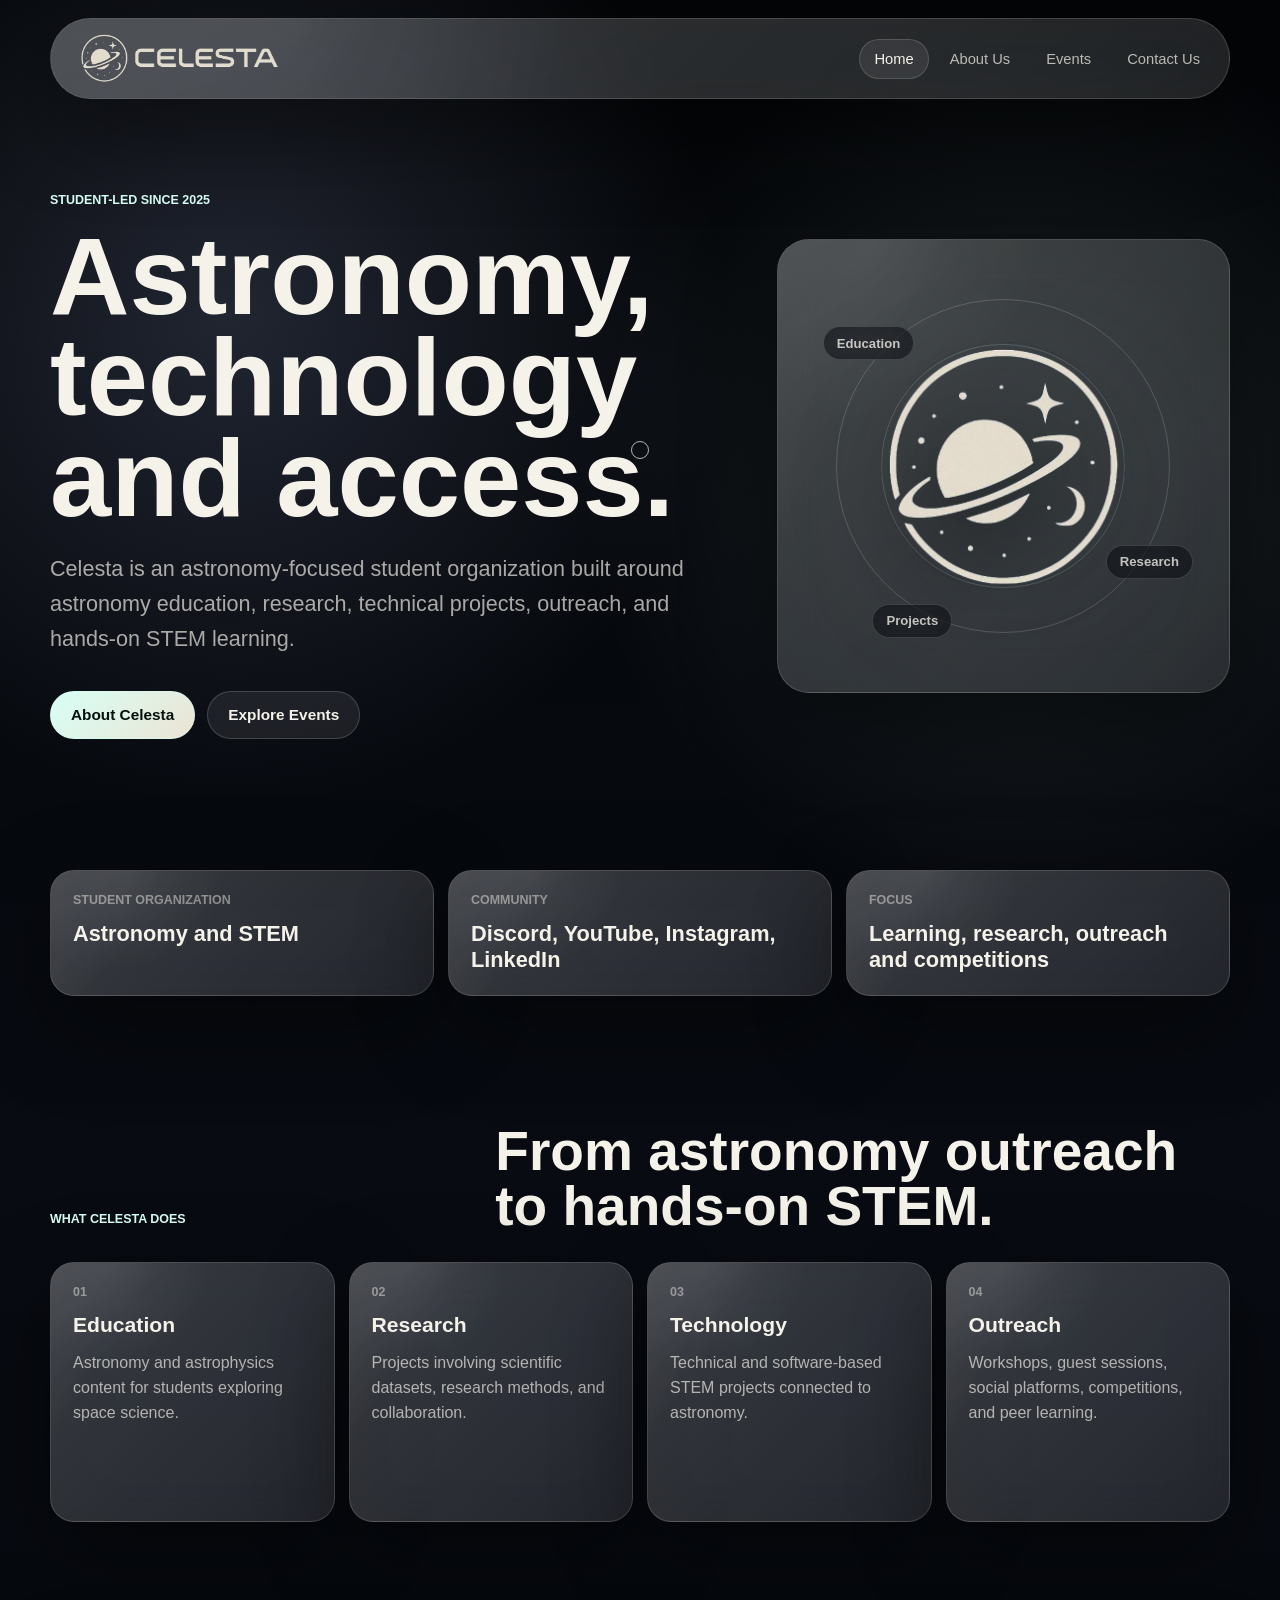
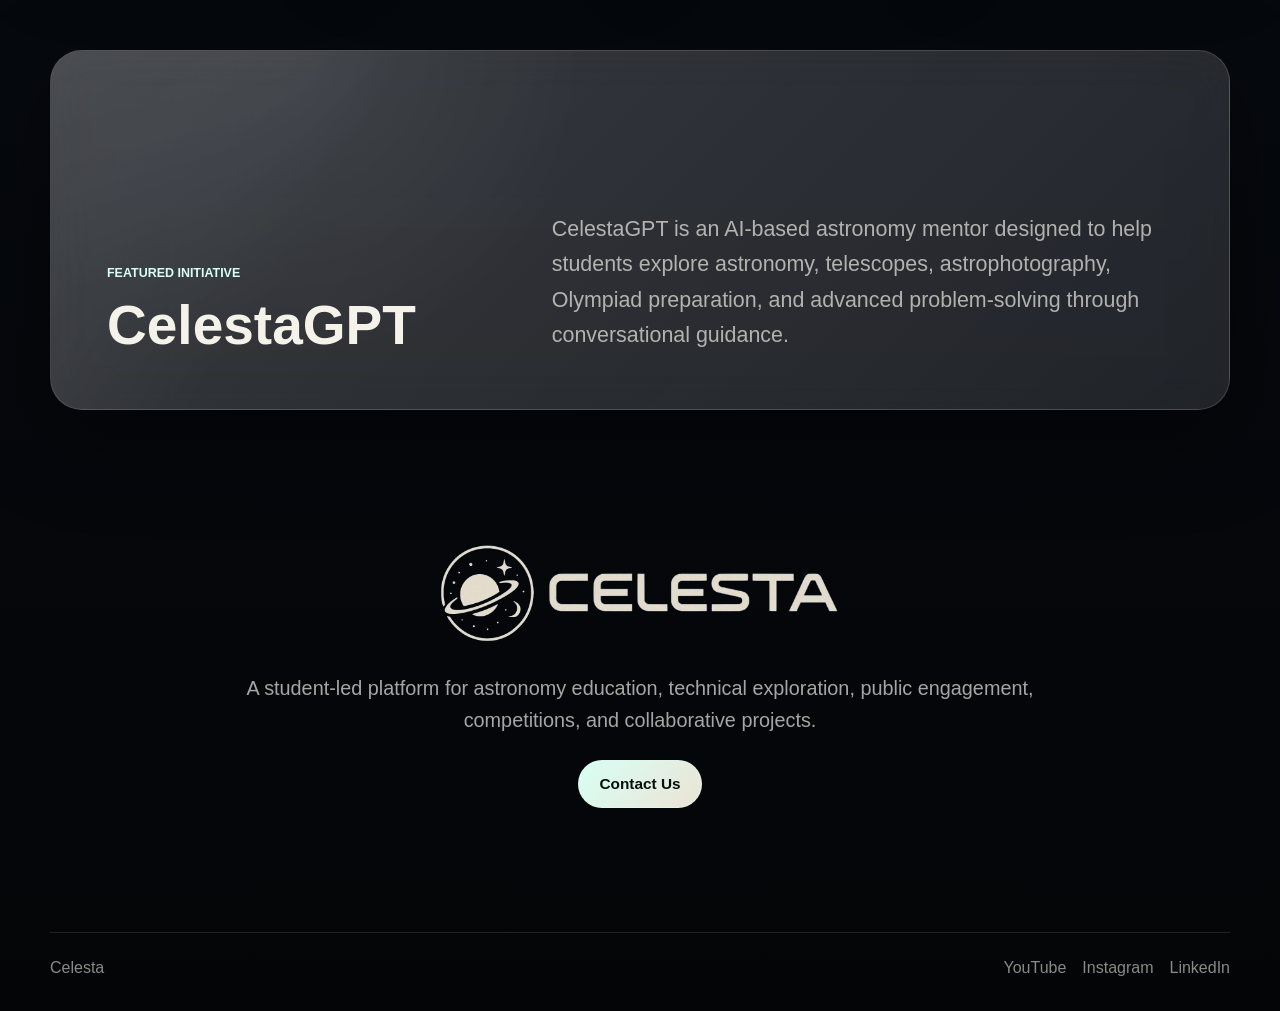
<file: index.html>
<!doctype html>
<html lang="en">
  <head>
    <meta charset="utf-8">
    <meta name="viewport" content="width=device-width, initial-scale=1">
    <meta
      name="description"
      content="Celesta is an astronomy-focused student organization built around astronomy education, research, technical projects, outreach, and hands-on STEM learning."
    >
    <title>Celesta | Astronomy, Technology and Access</title>
    <link rel="icon" type="image/png" href="assets/logo_transparent.png">
    <link rel="stylesheet" href="assets/css/site.css">
  </head>
  <body>
    <canvas class="starfield" id="starfield" aria-hidden="true"></canvas>
    <div class="cursor-orb" id="cursorOrb" aria-hidden="true"></div>

    <header class="site-header" data-glass>
      <a class="brand" href="index.html" aria-label="Celesta home">
        <img src="assets/bannerlogo_transparent.png" alt="Celesta">
      </a>

      <button class="nav-toggle" type="button" aria-label="Open navigation" aria-expanded="false">
        <span></span>
        <span></span>
      </button>

      <nav class="site-nav" aria-label="Main navigation">
        <a class="is-active" href="index.html">Home</a>
        <a href="about.html">About Us</a>
        <a href="events.html">Events</a>
        <a href="contact.html">Contact Us</a>
      </nav>
    </header>

    <main>
      <!-- EDITABLE CONTENT: Homepage hero -->
      <section class="hero section-shell">
        <div class="hero-copy">
          <p class="eyebrow">Student-led since 2025</p>
          <h1>Astronomy, technology and access.</h1>
          <p class="hero-text">
            Celesta is an astronomy-focused student organization built around astronomy education,
            research, technical projects, outreach, and hands-on STEM learning.
          </p>

          <div class="hero-actions" aria-label="Homepage actions">
            <a class="button button-primary" href="about.html">About Celesta</a>
            <a class="button button-secondary" href="events.html">Explore Events</a>
          </div>
        </div>

        <div class="hero-visual" aria-label="Celesta visual identity">
          <div class="orbit-panel" data-glass>
            <div class="orbit-ring orbit-ring-one"></div>
            <div class="orbit-ring orbit-ring-two"></div>
            <img src="assets/logo_transparent.png" alt="" aria-hidden="true">
            <span class="orbit-chip chip-one">Education</span>
            <span class="orbit-chip chip-two">Research</span>
            <span class="orbit-chip chip-three">Projects</span>
          </div>
        </div>
      </section>

      <!-- EDITABLE CONTENT: Quick identity strip -->
      <section class="signal-strip section-shell" aria-label="Celesta highlights">
        <div data-glass>
          <span>Student Organization</span>
          <strong>Astronomy and STEM</strong>
        </div>
        <div data-glass>
          <span>Community</span>
          <strong>Discord, YouTube, Instagram, LinkedIn</strong>
        </div>
        <div data-glass>
          <span>Focus</span>
          <strong>Learning, research, outreach and competitions</strong>
        </div>
      </section>

      <!-- EDITABLE CONTENT: Focus areas -->
      <section class="focus section-shell">
        <div class="section-heading">
          <p class="eyebrow">What Celesta does</p>
          <h2>From astronomy outreach to hands-on STEM.</h2>
        </div>

        <div class="focus-grid">
          <article class="focus-card" data-glass>
            <span class="card-index">01</span>
            <h3>Education</h3>
            <p>Astronomy and astrophysics content for students exploring space science.</p>
          </article>
          <article class="focus-card" data-glass>
            <span class="card-index">02</span>
            <h3>Research</h3>
            <p>Projects involving scientific datasets, research methods, and collaboration.</p>
          </article>
          <article class="focus-card" data-glass>
            <span class="card-index">03</span>
            <h3>Technology</h3>
            <p>Technical and software-based STEM projects connected to astronomy.</p>
          </article>
          <article class="focus-card" data-glass>
            <span class="card-index">04</span>
            <h3>Outreach</h3>
            <p>Workshops, guest sessions, social platforms, competitions, and peer learning.</p>
          </article>
        </div>
      </section>

      <!-- EDITABLE CONTENT: Featured initiative -->
      <section class="initiative section-shell">
        <div class="initiative-panel" data-glass>
          <div>
            <p class="eyebrow">Featured initiative</p>
            <h2>CelestaGPT</h2>
          </div>
          <p>
            CelestaGPT is an AI-based astronomy mentor designed to help students explore
            astronomy, telescopes, astrophotography, Olympiad preparation, and advanced
            problem-solving through conversational guidance.
          </p>
        </div>
      </section>

      <!-- EDITABLE CONTENT: Closing callout -->
      <section class="closing section-shell">
        <img src="assets/bannerlogo_transparent.png" alt="Celesta">
        <p>
          A student-led platform for astronomy education, technical exploration,
          public engagement, competitions, and collaborative projects.
        </p>
        <a class="button button-primary" href="contact.html">Contact Us</a>
      </section>
    </main>

    <footer class="site-footer section-shell">
      <p>Celesta</p>
      <div>
        <a href="https://www.youtube.com/@CelestaAstronomyClub">YouTube</a>
        <a href="https://www.instagram.com/celestaastronomy/">Instagram</a>
        <a href="https://www.linkedin.com/company/celesta-club/">LinkedIn</a>
      </div>
    </footer>

    <script src="assets/js/site.js"></script>
  </body>
</html>
</file>
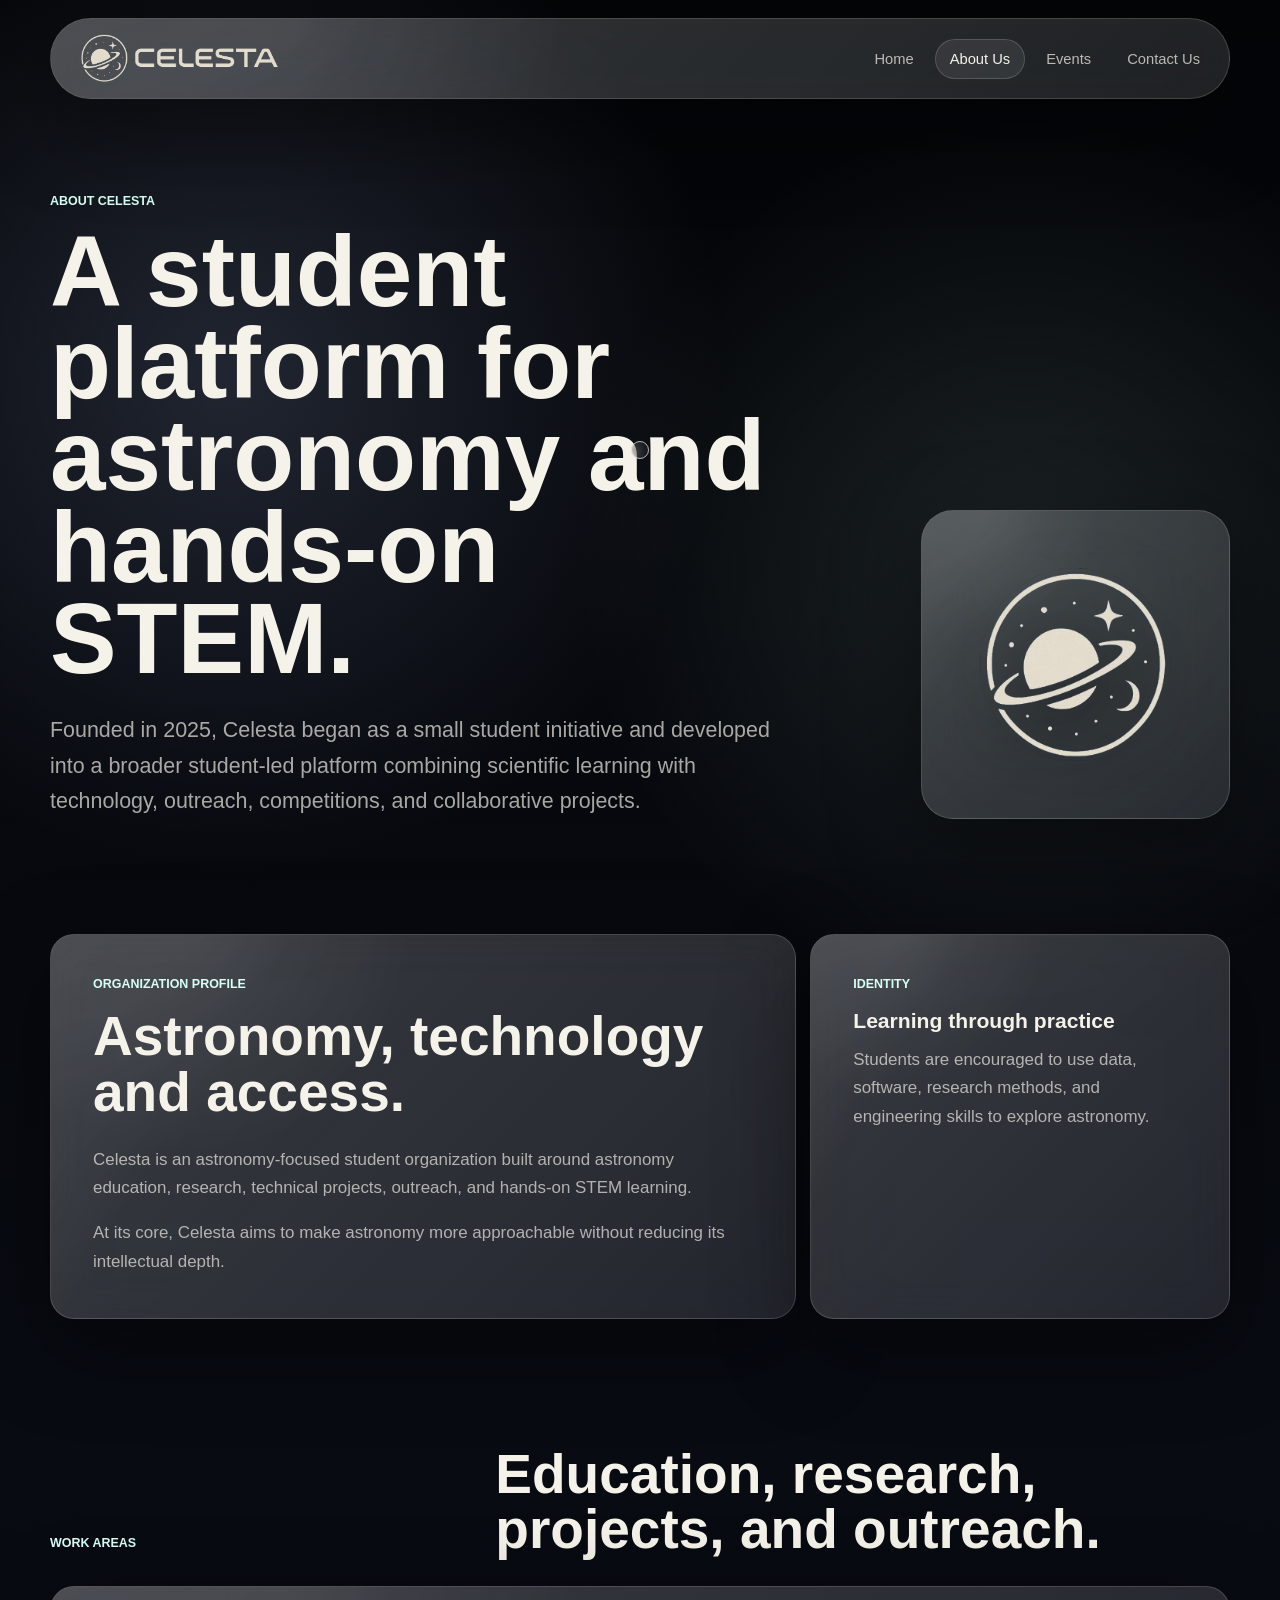
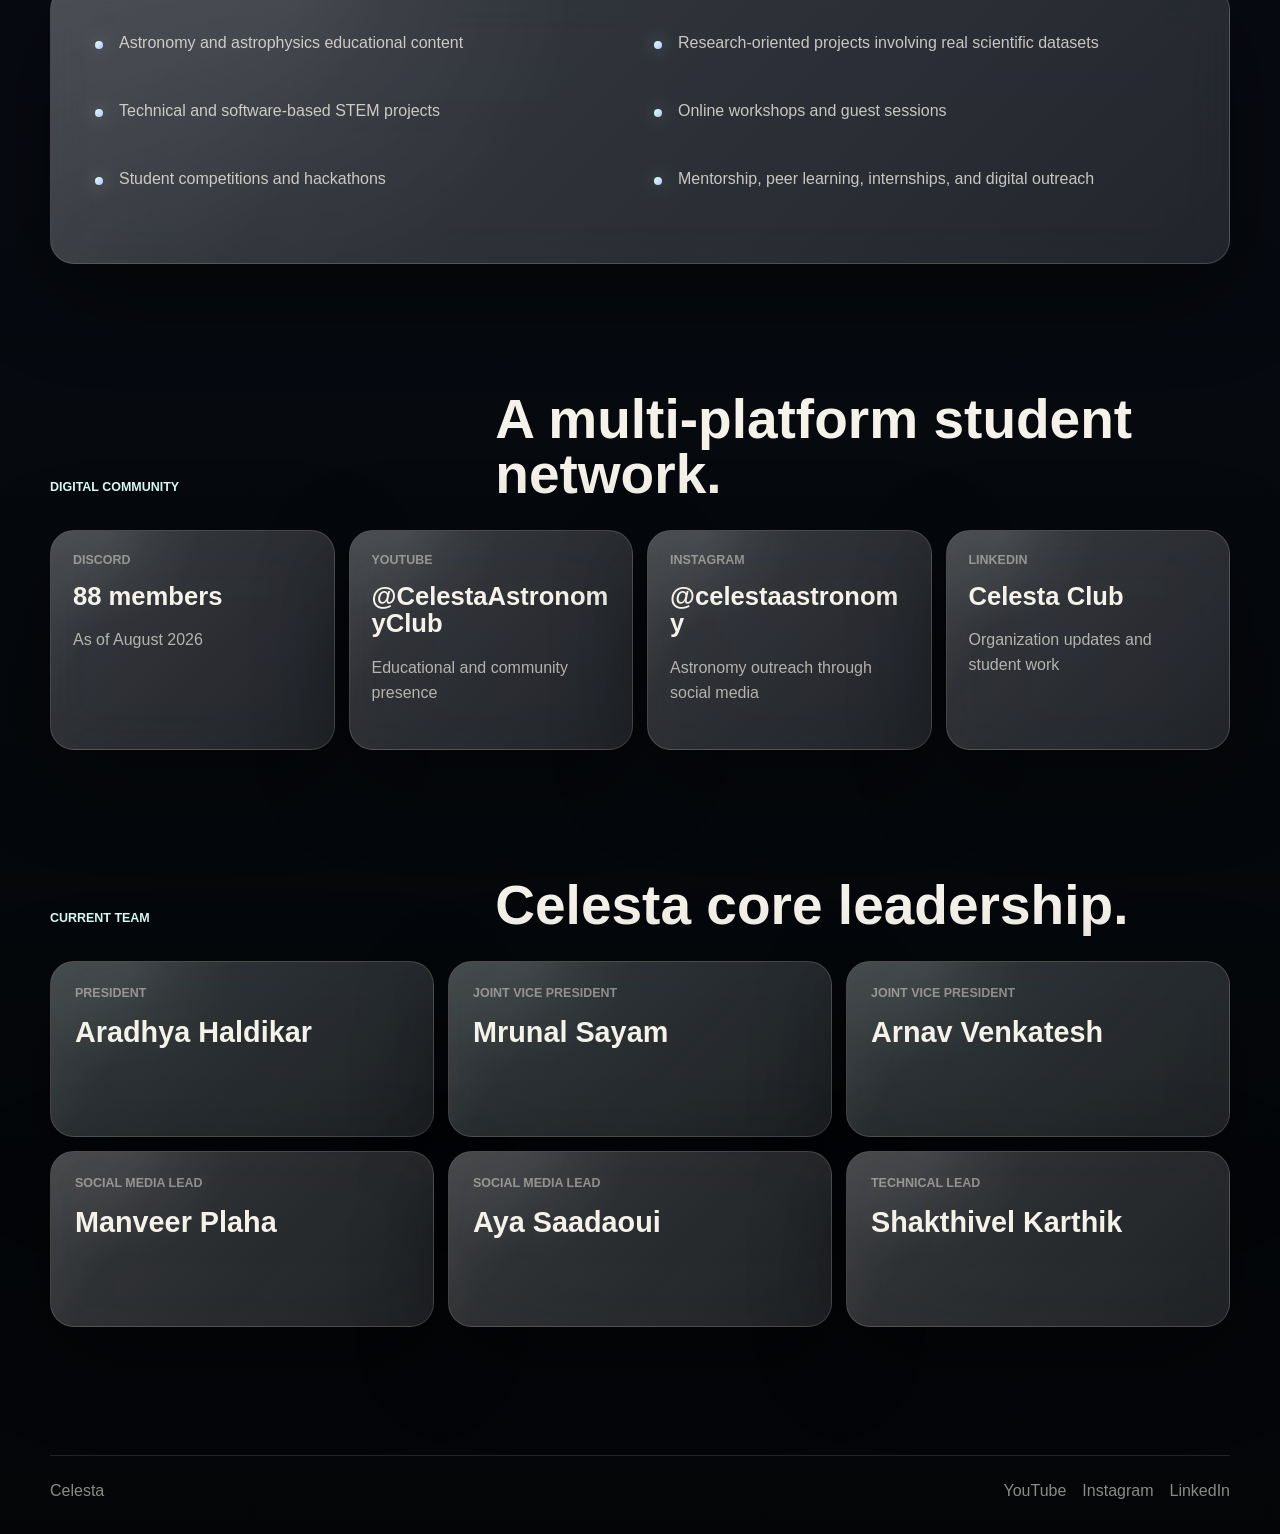
<file: about.html>
<!doctype html>
<html lang="en">
  <head>
    <meta charset="utf-8">
    <meta name="viewport" content="width=device-width, initial-scale=1">
    <meta
      name="description"
      content="About Celesta, an astronomy-focused student organization for education, research, outreach, technical projects, and hands-on STEM learning."
    >
    <title>About Us | Celesta</title>
    <link rel="icon" type="image/png" href="assets/logo_transparent.png">
    <link rel="stylesheet" href="assets/css/site.css">
  </head>
  <body>
    <canvas class="starfield" id="starfield" aria-hidden="true"></canvas>
    <div class="cursor-orb" id="cursorOrb" aria-hidden="true"></div>

    <header class="site-header" data-glass>
      <a class="brand" href="index.html" aria-label="Celesta home">
        <img src="assets/bannerlogo_transparent.png" alt="Celesta">
      </a>

      <button class="nav-toggle" type="button" aria-label="Open navigation" aria-expanded="false">
        <span></span>
        <span></span>
      </button>

      <nav class="site-nav" aria-label="Main navigation">
        <a href="index.html">Home</a>
        <a class="is-active" href="about.html">About Us</a>
        <a href="events.html">Events</a>
        <a href="contact.html">Contact Us</a>
      </nav>
    </header>

    <main>
      <!-- EDITABLE CONTENT: About page hero -->
      <section class="page-hero section-shell">
        <div class="page-hero-copy">
          <p class="eyebrow">About Celesta</p>
          <h1>A student platform for astronomy and hands-on STEM.</h1>
          <p>
            Founded in 2025, Celesta began as a small student initiative and developed into a
            broader student-led platform combining scientific learning with technology, outreach,
            competitions, and collaborative projects.
          </p>
        </div>
        <div class="page-hero-mark" data-glass>
          <img src="assets/logo_transparent.png" alt="" aria-hidden="true">
        </div>
      </section>

      <!-- EDITABLE CONTENT: Organization profile -->
      <section class="story-grid section-shell">
        <article class="story-panel story-panel-large" data-glass>
          <p class="eyebrow">Organization profile</p>
          <h2>Astronomy, technology and access.</h2>
          <p>
            Celesta is an astronomy-focused student organization built around astronomy education,
            research, technical projects, outreach, and hands-on STEM learning.
          </p>
          <p>
            At its core, Celesta aims to make astronomy more approachable without reducing its
            intellectual depth.
          </p>
        </article>

        <article class="story-panel" data-glass>
          <p class="eyebrow">Identity</p>
          <h3>Learning through practice</h3>
          <p>
            Students are encouraged to use data, software, research methods, and engineering
            skills to explore astronomy.
          </p>
        </article>
      </section>

      <!-- EDITABLE CONTENT: Focus list -->
      <section class="detail-section section-shell">
        <div class="section-heading">
          <p class="eyebrow">Work areas</p>
          <h2>Education, research, projects, and outreach.</h2>
        </div>

        <div class="split-panel" data-glass>
          <ul class="check-list">
            <li>Astronomy and astrophysics educational content</li>
            <li>Research-oriented projects involving real scientific datasets</li>
            <li>Technical and software-based STEM projects</li>
            <li>Online workshops and guest sessions</li>
            <li>Student competitions and hackathons</li>
            <li>Mentorship, peer learning, internships, and digital outreach</li>
          </ul>
        </div>
      </section>

      <!-- EDITABLE CONTENT: Digital community -->
      <section class="community section-shell">
        <div class="section-heading">
          <p class="eyebrow">Digital community</p>
          <h2>A multi-platform student network.</h2>
        </div>

        <div class="metric-grid">
          <article class="metric-card" data-glass>
            <span>Discord</span>
            <strong>88 members</strong>
            <p>As of August 2026</p>
          </article>
          <article class="metric-card" data-glass>
            <span>YouTube</span>
            <strong>@CelestaAstronomyClub</strong>
            <p>Educational and community presence</p>
          </article>
          <article class="metric-card" data-glass>
            <span>Instagram</span>
            <strong>@celestaastronomy</strong>
            <p>Astronomy outreach through social media</p>
          </article>
          <article class="metric-card" data-glass>
            <span>LinkedIn</span>
            <strong>Celesta Club</strong>
            <p>Organization updates and student work</p>
          </article>
        </div>
      </section>

      <!-- EDITABLE CONTENT: Current team -->
      <section class="team section-shell">
        <div class="section-heading">
          <p class="eyebrow">Current team</p>
          <h2>Celesta core leadership.</h2>
        </div>

        <div class="team-grid">
          <article class="team-card leadership" data-glass>
            <span>President</span>
            <h3>Aradhya Haldikar</h3>
          </article>
          <article class="team-card leadership" data-glass>
            <span>Joint Vice President</span>
            <h3>Mrunal Sayam</h3>
          </article>
          <article class="team-card leadership" data-glass>
            <span>Joint Vice President</span>
            <h3>Arnav Venkatesh</h3>
          </article>
          <article class="team-card" data-glass>
            <span>Social Media Lead</span>
            <h3>Manveer Plaha</h3>
          </article>
          <article class="team-card" data-glass>
            <span>Social Media Lead</span>
            <h3>Aya Saadaoui</h3>
          </article>
          <article class="team-card" data-glass>
            <span>Technical Lead</span>
            <h3>Shakthivel Karthik</h3>
          </article>
        </div>
      </section>
    </main>

    <footer class="site-footer section-shell">
      <p>Celesta</p>
      <div>
        <a href="https://www.youtube.com/@CelestaAstronomyClub">YouTube</a>
        <a href="https://www.instagram.com/celestaastronomy/">Instagram</a>
        <a href="https://www.linkedin.com/company/celesta-club/">LinkedIn</a>
      </div>
    </footer>

    <script src="assets/js/site.js"></script>
  </body>
</html>
</file>
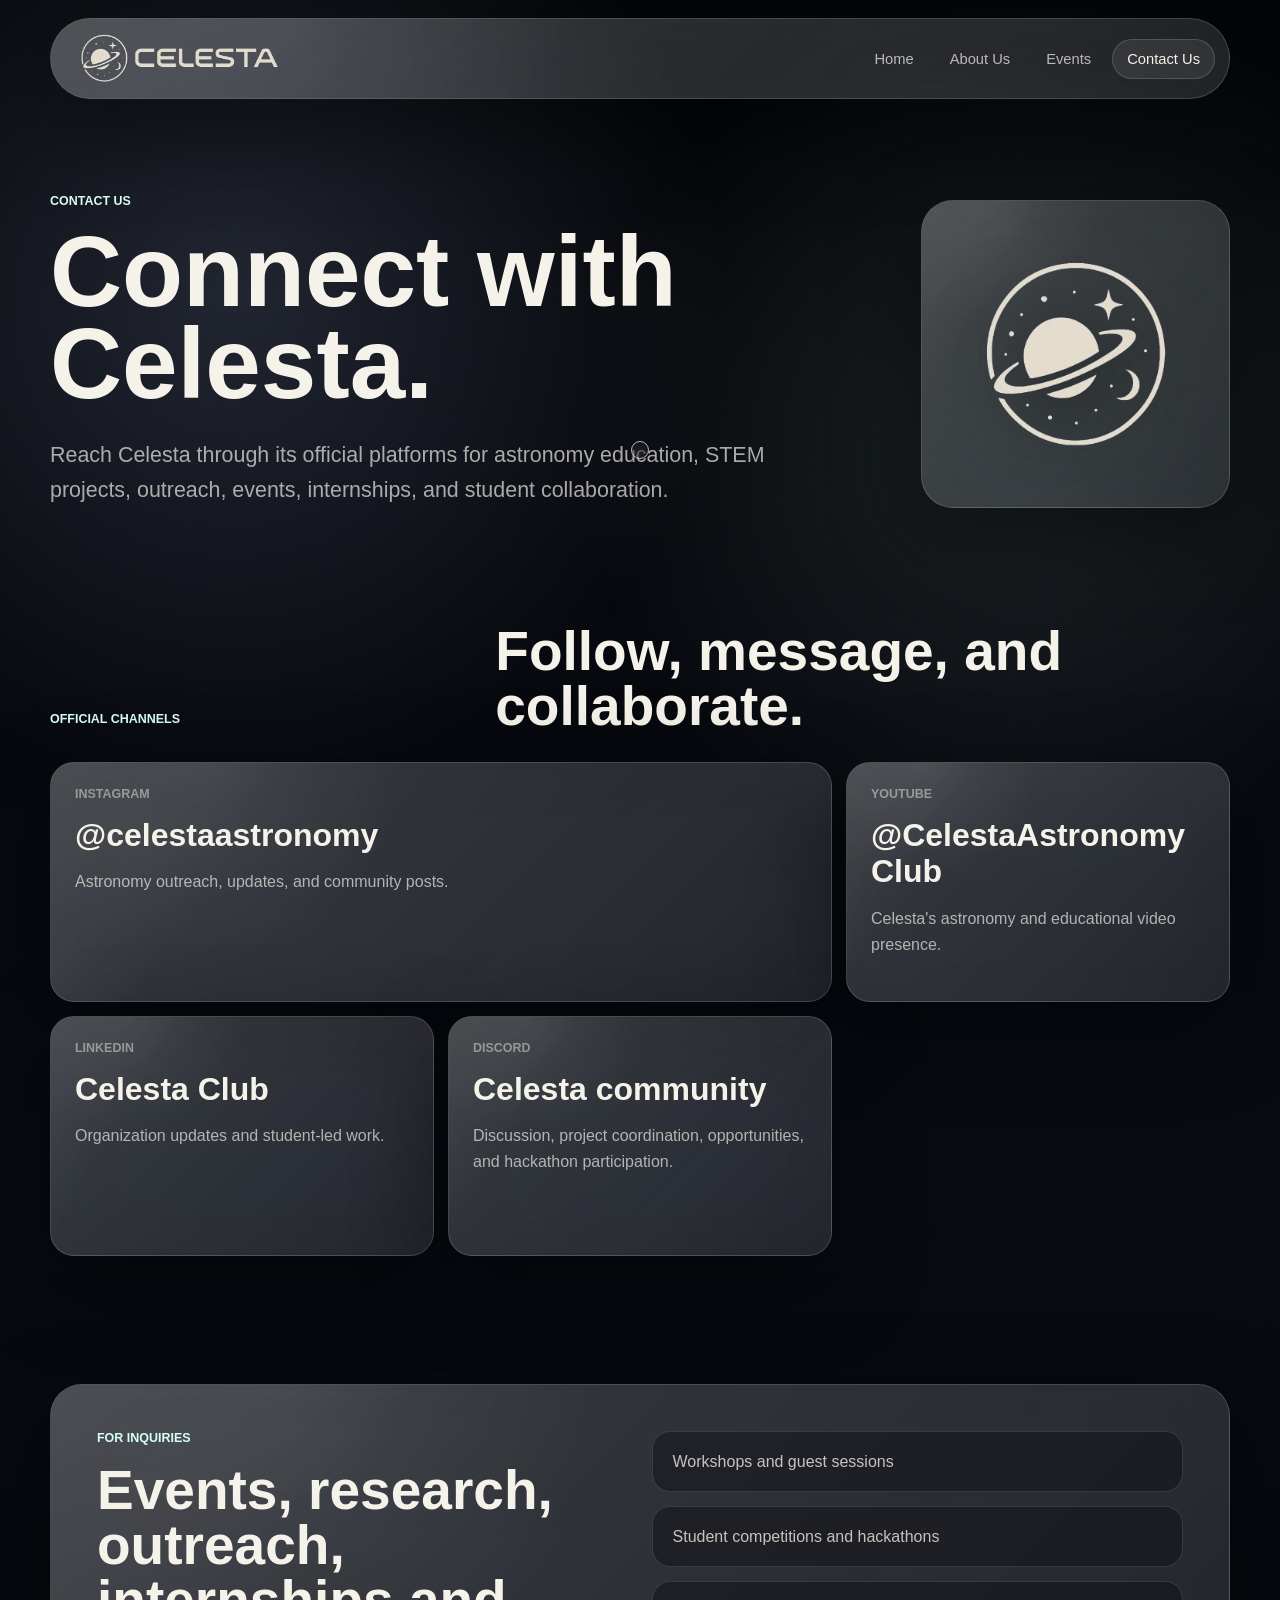
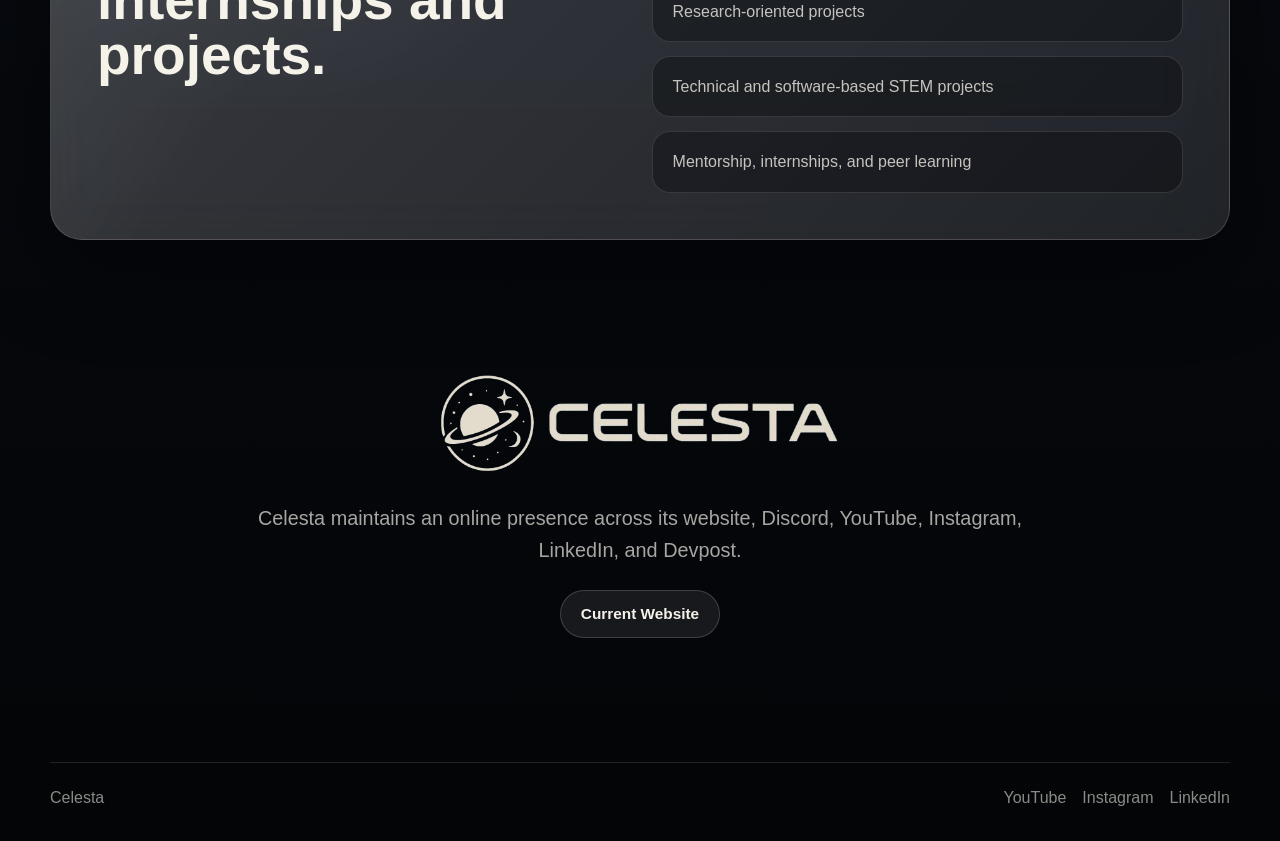
<file: contact.html>
<!doctype html>
<html lang="en">
  <head>
    <meta charset="utf-8">
    <meta name="viewport" content="width=device-width, initial-scale=1">
    <meta
      name="description"
      content="Contact Celesta through its official student community platforms for astronomy, STEM, events, projects, outreach, and collaboration."
    >
    <title>Contact Us | Celesta</title>
    <link rel="icon" type="image/png" href="assets/logo_transparent.png">
    <link rel="stylesheet" href="assets/css/site.css">
  </head>
  <body>
    <canvas class="starfield" id="starfield" aria-hidden="true"></canvas>
    <div class="cursor-orb" id="cursorOrb" aria-hidden="true"></div>

    <header class="site-header" data-glass>
      <a class="brand" href="index.html" aria-label="Celesta home">
        <img src="assets/bannerlogo_transparent.png" alt="Celesta">
      </a>

      <button class="nav-toggle" type="button" aria-label="Open navigation" aria-expanded="false">
        <span></span>
        <span></span>
      </button>

      <nav class="site-nav" aria-label="Main navigation">
        <a href="index.html">Home</a>
        <a href="about.html">About Us</a>
        <a href="events.html">Events</a>
        <a class="is-active" href="contact.html">Contact Us</a>
      </nav>
    </header>

    <main>
      <!-- EDITABLE CONTENT: Contact page hero -->
      <section class="page-hero section-shell">
        <div class="page-hero-copy">
          <p class="eyebrow">Contact Us</p>
          <h1>Connect with Celesta.</h1>
          <p>
            Reach Celesta through its official platforms for astronomy education, STEM projects,
            outreach, events, internships, and student collaboration.
          </p>
        </div>
        <div class="page-hero-mark" data-glass>
          <img src="assets/logo_transparent.png" alt="" aria-hidden="true">
        </div>
      </section>

      <!-- EDITABLE CONTENT: Primary contact channels -->
      <section class="contact-section section-shell">
        <div class="section-heading">
          <p class="eyebrow">Official channels</p>
          <h2>Follow, message, and collaborate.</h2>
        </div>

        <div class="contact-grid">
          <a class="contact-card contact-card-feature" data-glass href="https://www.instagram.com/celestaastronomy/">
            <span>Instagram</span>
            <h3>@celestaastronomy</h3>
            <p>Astronomy outreach, updates, and community posts.</p>
          </a>

          <a class="contact-card" data-glass href="https://www.youtube.com/@CelestaAstronomyClub">
            <span>YouTube</span>
            <h3>@CelestaAstronomyClub</h3>
            <p>Celesta's astronomy and educational video presence.</p>
          </a>

          <a class="contact-card" data-glass href="https://www.linkedin.com/company/celesta-club/">
            <span>LinkedIn</span>
            <h3>Celesta Club</h3>
            <p>Organization updates and student-led work.</p>
          </a>

          <article class="contact-card" data-glass>
            <span>Discord</span>
            <h3>Celesta community</h3>
            <p>Discussion, project coordination, opportunities, and hackathon participation.</p>
          </article>
        </div>
      </section>

      <!-- EDITABLE CONTENT: Inquiry areas -->
      <section class="contact-section section-shell">
        <div class="contact-panel" data-glass>
          <div>
            <p class="eyebrow">For inquiries</p>
            <h2>Events, research, outreach, internships and projects.</h2>
          </div>

          <ul class="contact-list">
            <li>Workshops and guest sessions</li>
            <li>Student competitions and hackathons</li>
            <li>Research-oriented projects</li>
            <li>Technical and software-based STEM projects</li>
            <li>Mentorship, internships, and peer learning</li>
          </ul>
        </div>
      </section>

      <!-- EDITABLE CONTENT: Website reference -->
      <section class="closing section-shell">
        <img src="assets/bannerlogo_transparent.png" alt="Celesta">
        <p>
          Celesta maintains an online presence across its website, Discord, YouTube,
          Instagram, LinkedIn, and Devpost.
        </p>
        <a class="button button-secondary" href="https://celestaassociation.my.canva.site/">Current Website</a>
      </section>
    </main>

    <footer class="site-footer section-shell">
      <p>Celesta</p>
      <div>
        <a href="https://www.youtube.com/@CelestaAstronomyClub">YouTube</a>
        <a href="https://www.instagram.com/celestaastronomy/">Instagram</a>
        <a href="https://www.linkedin.com/company/celesta-club/">LinkedIn</a>
      </div>
    </footer>

    <script src="assets/js/site.js"></script>
  </body>
</html>
</file>
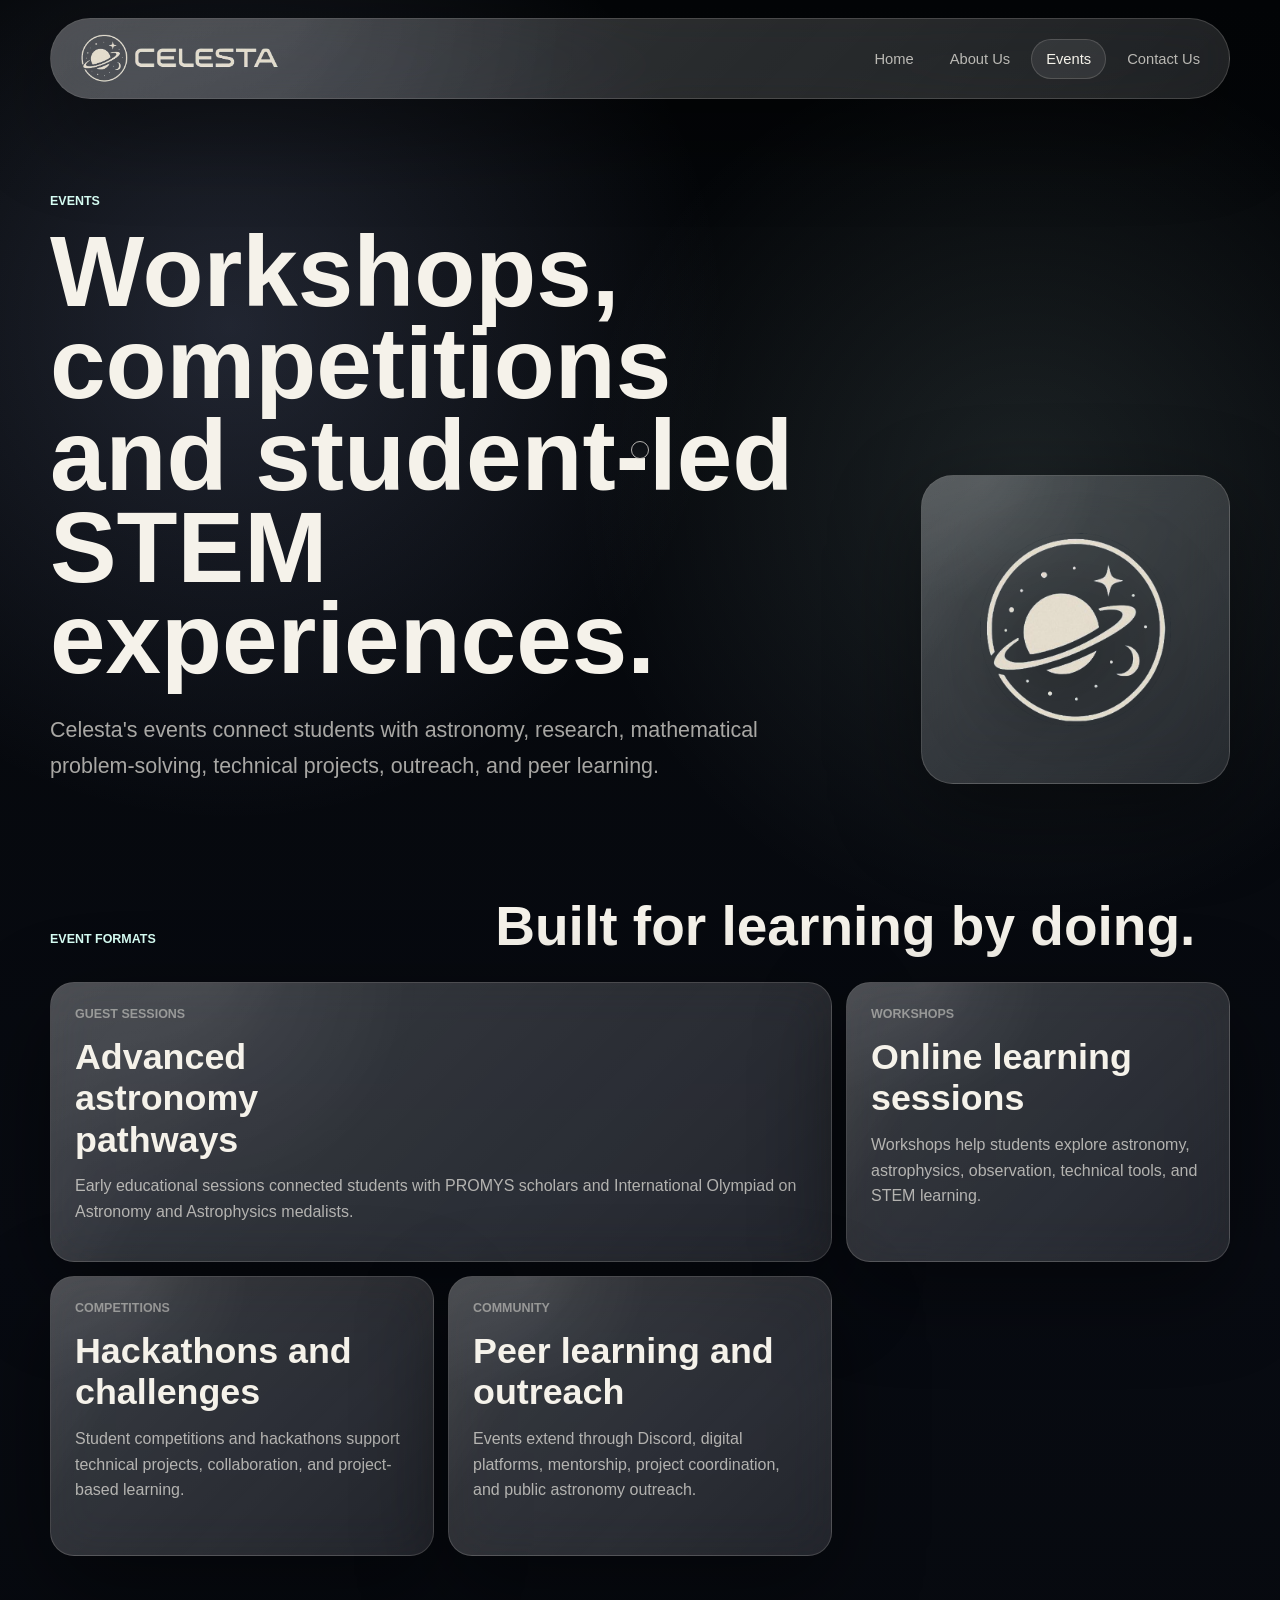
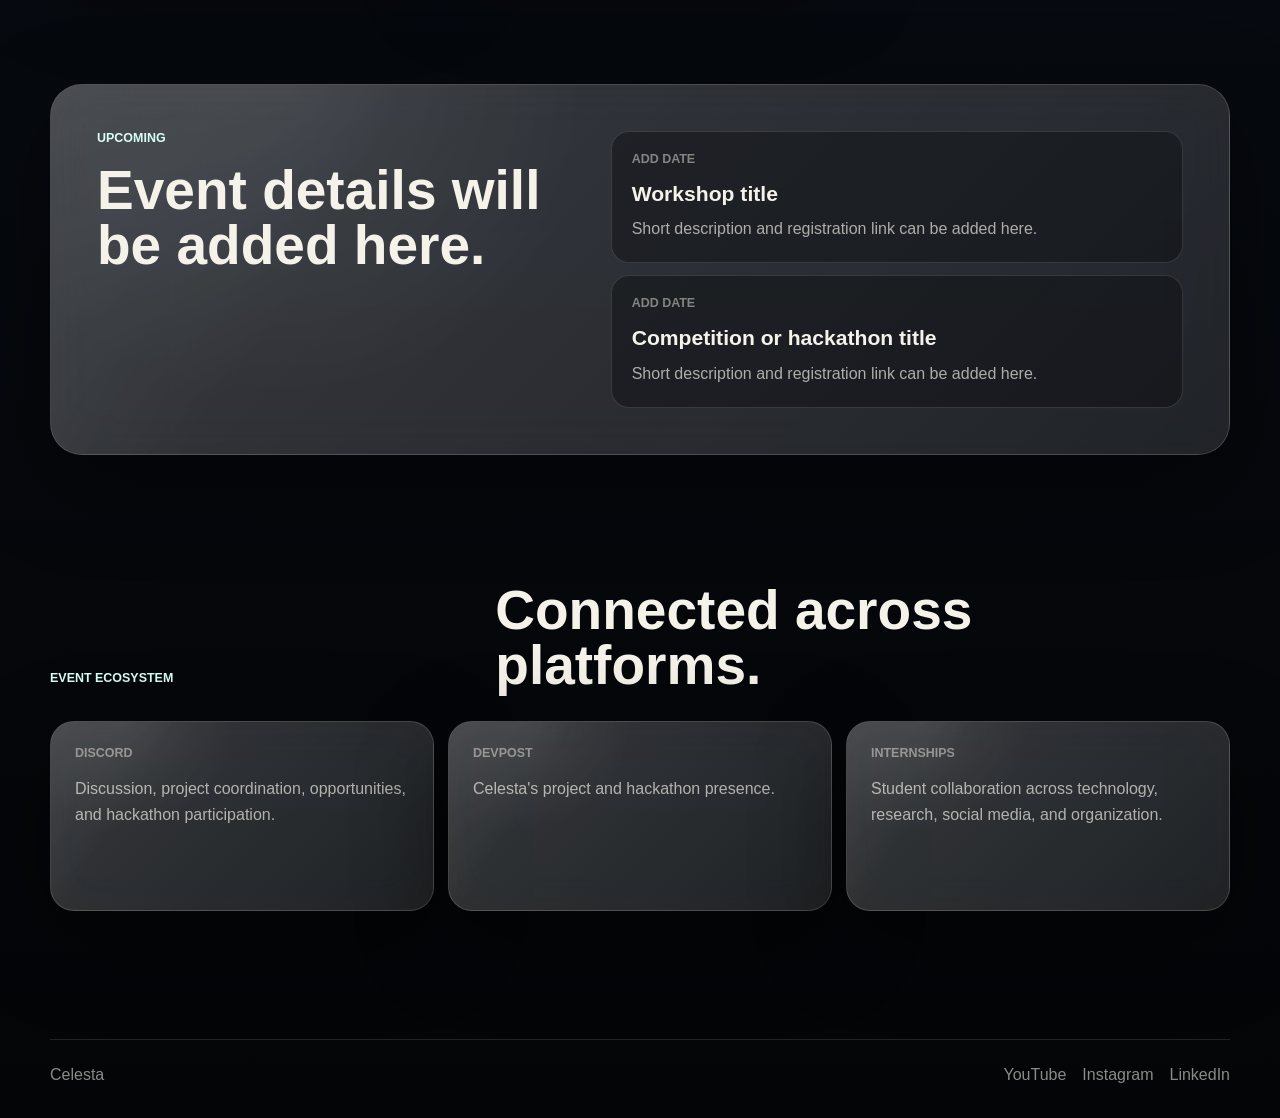
<file: events.html>
<!doctype html>
<html lang="en">
  <head>
    <meta charset="utf-8">
    <meta name="viewport" content="width=device-width, initial-scale=1">
    <meta
      name="description"
      content="Celesta events include astronomy workshops, guest sessions, competitions, hackathons, outreach, and student project collaboration."
    >
    <title>Events | Celesta</title>
    <link rel="icon" type="image/png" href="assets/logo_transparent.png">
    <link rel="stylesheet" href="assets/css/site.css">
  </head>
  <body>
    <canvas class="starfield" id="starfield" aria-hidden="true"></canvas>
    <div class="cursor-orb" id="cursorOrb" aria-hidden="true"></div>

    <header class="site-header" data-glass>
      <a class="brand" href="index.html" aria-label="Celesta home">
        <img src="assets/bannerlogo_transparent.png" alt="Celesta">
      </a>

      <button class="nav-toggle" type="button" aria-label="Open navigation" aria-expanded="false">
        <span></span>
        <span></span>
      </button>

      <nav class="site-nav" aria-label="Main navigation">
        <a href="index.html">Home</a>
        <a href="about.html">About Us</a>
        <a class="is-active" href="events.html">Events</a>
        <a href="contact.html">Contact Us</a>
      </nav>
    </header>

    <main>
      <!-- EDITABLE CONTENT: Events page hero -->
      <section class="page-hero section-shell">
        <div class="page-hero-copy">
          <p class="eyebrow">Events</p>
          <h1>Workshops, competitions and student-led STEM experiences.</h1>
          <p>
            Celesta's events connect students with astronomy, research, mathematical
            problem-solving, technical projects, outreach, and peer learning.
          </p>
        </div>
        <div class="page-hero-mark" data-glass>
          <img src="assets/logo_transparent.png" alt="" aria-hidden="true">
        </div>
      </section>

      <!-- EDITABLE CONTENT: Event categories -->
      <section class="event-showcase section-shell">
        <div class="section-heading">
          <p class="eyebrow">Event formats</p>
          <h2>Built for learning by doing.</h2>
        </div>

        <div class="event-grid">
          <article class="event-card event-card-feature" data-glass>
            <span>Guest sessions</span>
            <h3>Advanced astronomy pathways</h3>
            <p>
              Early educational sessions connected students with PROMYS scholars and
              International Olympiad on Astronomy and Astrophysics medalists.
            </p>
          </article>

          <article class="event-card" data-glass>
            <span>Workshops</span>
            <h3>Online learning sessions</h3>
            <p>
              Workshops help students explore astronomy, astrophysics, observation,
              technical tools, and STEM learning.
            </p>
          </article>

          <article class="event-card" data-glass>
            <span>Competitions</span>
            <h3>Hackathons and challenges</h3>
            <p>
              Student competitions and hackathons support technical projects,
              collaboration, and project-based learning.
            </p>
          </article>

          <article class="event-card" data-glass>
            <span>Community</span>
            <h3>Peer learning and outreach</h3>
            <p>
              Events extend through Discord, digital platforms, mentorship,
              project coordination, and public astronomy outreach.
            </p>
          </article>
        </div>
      </section>

      <!-- EDITABLE CONTENT: Upcoming events area -->
      <section class="upcoming section-shell">
        <div class="upcoming-panel" data-glass>
          <div>
            <p class="eyebrow">Upcoming</p>
            <h2>Event details will be added here.</h2>
          </div>
          <div class="upcoming-list">
            <article>
              <span>Add date</span>
              <h3>Workshop title</h3>
              <p>Short description and registration link can be added here.</p>
            </article>
            <article>
              <span>Add date</span>
              <h3>Competition or hackathon title</h3>
              <p>Short description and registration link can be added here.</p>
            </article>
          </div>
        </div>
      </section>

      <!-- EDITABLE CONTENT: Event ecosystem -->
      <section class="event-system section-shell">
        <div class="section-heading">
          <p class="eyebrow">Event ecosystem</p>
          <h2>Connected across platforms.</h2>
        </div>

        <div class="system-grid">
          <article class="system-card" data-glass>
            <span>Discord</span>
            <p>Discussion, project coordination, opportunities, and hackathon participation.</p>
          </article>
          <article class="system-card" data-glass>
            <span>Devpost</span>
            <p>Celesta's project and hackathon presence.</p>
          </article>
          <article class="system-card" data-glass>
            <span>Internships</span>
            <p>Student collaboration across technology, research, social media, and organization.</p>
          </article>
        </div>
      </section>
    </main>

    <footer class="site-footer section-shell">
      <p>Celesta</p>
      <div>
        <a href="https://www.youtube.com/@CelestaAstronomyClub">YouTube</a>
        <a href="https://www.instagram.com/celestaastronomy/">Instagram</a>
        <a href="https://www.linkedin.com/company/celesta-club/">LinkedIn</a>
      </div>
    </footer>

    <script src="assets/js/site.js"></script>
  </body>
</html>
</file>
<file: assets/css/site.css>
:root {
  color-scheme: dark;
  --bg: #030507;
  --bg-soft: #080b10;
  --ink: #f5f2ea;
  --muted: rgba(245, 242, 234, 0.68);
  --subtle: rgba(245, 242, 234, 0.12);
  --line: rgba(245, 242, 234, 0.16);
  --glass: rgba(255, 255, 255, 0.075);
  --glass-strong: rgba(255, 255, 255, 0.12);
  --accent: #d8fff5;
  --accent-2: #b8c7ff;
  --warm: #ebe4d4;
  --shadow: 0 28px 90px rgba(0, 0, 0, 0.45);
  --radius-xl: 32px;
  --radius-lg: 24px;
  --radius-md: 16px;
  --max: 1180px;
  --header-height: 82px;
  font-family: -apple-system, BlinkMacSystemFont, "SF Pro Display", "Inter", "Segoe UI", sans-serif;
}

* {
  box-sizing: border-box;
}

html {
  min-width: 320px;
  background: var(--bg);
  scroll-behavior: smooth;
}

body {
  min-height: 100vh;
  margin: 0;
  overflow-x: hidden;
  color: var(--ink);
  background:
    radial-gradient(circle at 18% 12%, rgba(184, 199, 255, 0.16), transparent 31rem),
    radial-gradient(circle at 80% 18%, rgba(216, 255, 245, 0.11), transparent 28rem),
    linear-gradient(180deg, #030507 0%, #080b12 46%, #030507 100%);
}

body.has-custom-cursor {
  cursor: none;
}

body::before {
  position: fixed;
  inset: 0;
  z-index: -3;
  pointer-events: none;
  content: "";
  background-image:
    linear-gradient(rgba(255, 255, 255, 0.025) 1px, transparent 1px),
    linear-gradient(90deg, rgba(255, 255, 255, 0.02) 1px, transparent 1px);
  background-size: 72px 72px;
  mask-image: radial-gradient(circle at 50% 20%, black, transparent 74%);
}

a {
  color: inherit;
  text-decoration: none;
}

img {
  display: block;
  max-width: 100%;
}

button {
  font: inherit;
}

.starfield {
  position: fixed;
  inset: 0;
  z-index: -2;
  width: 100%;
  height: 100%;
  pointer-events: none;
}

.cursor-orb {
  position: fixed;
  top: 0;
  left: 0;
  z-index: 40;
  width: 18px;
  height: 18px;
  pointer-events: none;
  border: 1px solid rgba(245, 242, 234, 0.72);
  border-radius: 999px;
  transform: translate3d(-50%, -50%, 0);
  transition: width 180ms ease, height 180ms ease, border-color 180ms ease, background 180ms ease;
  backdrop-filter: blur(8px);
}

.cursor-orb.is-hovering {
  width: 46px;
  height: 46px;
  border-color: rgba(216, 255, 245, 0.42);
  background: rgba(216, 255, 245, 0.08);
}

[data-glass] {
  position: relative;
  overflow: hidden;
  border: 1px solid var(--line);
  background:
    linear-gradient(135deg, rgba(255, 255, 255, 0.14), rgba(255, 255, 255, 0.045)),
    var(--glass);
  box-shadow: var(--shadow);
  backdrop-filter: blur(24px) saturate(130%);
}

[data-glass]::before {
  position: absolute;
  inset: 0;
  pointer-events: none;
  content: "";
  background:
    linear-gradient(120deg, rgba(255, 255, 255, 0.24), transparent 26%),
    radial-gradient(circle at 20% 0%, rgba(255, 255, 255, 0.2), transparent 32%);
  opacity: 0.35;
}

.section-shell {
  width: min(calc(100% - 40px), var(--max));
  margin-inline: auto;
}

.site-header {
  position: fixed;
  top: 18px;
  left: 50%;
  z-index: 30;
  display: flex;
  align-items: center;
  justify-content: space-between;
  width: min(calc(100% - 40px), var(--max));
  min-height: 64px;
  padding: 12px 14px 12px 20px;
  border-radius: 999px;
  transform: translateX(-50%);
}

.brand {
  position: relative;
  z-index: 1;
  display: inline-flex;
  align-items: center;
  min-width: 0;
}

.brand img {
  width: clamp(150px, 19vw, 218px);
  height: auto;
}

.site-nav {
  position: relative;
  z-index: 1;
  display: flex;
  align-items: center;
  gap: 6px;
}

.site-nav a {
  display: inline-flex;
  align-items: center;
  justify-content: center;
  min-height: 40px;
  padding: 0 14px;
  border: 1px solid transparent;
  border-radius: 999px;
  color: rgba(245, 242, 234, 0.72);
  font-size: 0.92rem;
  font-weight: 520;
  transition: color 180ms ease, background 180ms ease, border-color 180ms ease;
}

.site-nav a:hover,
.site-nav a.is-active {
  border-color: rgba(245, 242, 234, 0.16);
  color: var(--ink);
  background: rgba(255, 255, 255, 0.08);
}

.nav-toggle {
  position: relative;
  z-index: 2;
  display: none;
  align-items: center;
  justify-content: center;
  width: 42px;
  height: 42px;
  padding: 0;
  border: 1px solid rgba(245, 242, 234, 0.16);
  border-radius: 999px;
  color: var(--ink);
  background: rgba(255, 255, 255, 0.08);
}

.nav-toggle span {
  position: absolute;
  width: 16px;
  height: 1.5px;
  border-radius: 999px;
  background: currentColor;
  transition: transform 180ms ease;
}

.nav-toggle span:first-child {
  transform: translateY(-4px);
}

.nav-toggle span:last-child {
  transform: translateY(4px);
}

.nav-open .nav-toggle span:first-child {
  transform: rotate(45deg);
}

.nav-open .nav-toggle span:last-child {
  transform: rotate(-45deg);
}

.hero {
  display: grid;
  grid-template-columns: minmax(0, 1.04fr) minmax(320px, 0.74fr);
  gap: clamp(36px, 7vw, 92px);
  align-items: center;
  min-height: 100svh;
  padding-top: calc(var(--header-height) + 62px);
  padding-bottom: clamp(56px, 9vw, 112px);
}

.hero-copy {
  max-width: 740px;
}

.eyebrow {
  margin: 0 0 18px;
  color: var(--accent);
  font-size: 0.78rem;
  font-weight: 700;
  letter-spacing: 0;
  text-transform: uppercase;
}

h1,
h2,
h3,
p {
  margin-top: 0;
}

h1 {
  max-width: 780px;
  margin-bottom: 24px;
  font-size: clamp(3.45rem, 8.6vw, 8.15rem);
  font-weight: 720;
  line-height: 0.92;
}

h2 {
  margin-bottom: 0;
  font-size: clamp(2rem, 4.3vw, 4.8rem);
  font-weight: 700;
  line-height: 1;
}

h3 {
  margin-bottom: 12px;
  font-size: 1.32rem;
  line-height: 1.15;
}

.hero-text {
  max-width: 650px;
  margin-bottom: 34px;
  color: var(--muted);
  font-size: clamp(1.08rem, 1.7vw, 1.35rem);
  line-height: 1.62;
}

.hero-actions {
  display: flex;
  flex-wrap: wrap;
  gap: 12px;
}

.button {
  display: inline-flex;
  align-items: center;
  justify-content: center;
  min-height: 48px;
  padding: 0 20px;
  border-radius: 999px;
  font-size: 0.96rem;
  font-weight: 660;
  transition: transform 180ms ease, border-color 180ms ease, background 180ms ease, color 180ms ease;
}

.button:hover {
  transform: translateY(-2px);
}

.button-primary {
  border: 1px solid rgba(216, 255, 245, 0.55);
  color: #05110f;
  background: linear-gradient(135deg, var(--accent), var(--warm));
}

.button-secondary {
  border: 1px solid rgba(245, 242, 234, 0.18);
  color: var(--ink);
  background: rgba(255, 255, 255, 0.08);
}

.hero-visual {
  display: flex;
  justify-content: center;
}

.orbit-panel {
  display: grid;
  place-items: center;
  width: min(100%, 470px);
  aspect-ratio: 1;
  border-radius: var(--radius-xl);
}

.orbit-panel img {
  position: relative;
  z-index: 2;
  width: 54%;
  filter: drop-shadow(0 28px 44px rgba(0, 0, 0, 0.58));
}

.orbit-ring {
  position: absolute;
  border: 1px solid rgba(245, 242, 234, 0.18);
  border-radius: 50%;
}

.orbit-ring-one {
  width: 74%;
  height: 74%;
  animation: drift 16s linear infinite;
}

.orbit-ring-two {
  width: 54%;
  height: 54%;
  border-color: rgba(216, 255, 245, 0.18);
  animation: drift 20s linear infinite reverse;
}

.orbit-chip {
  position: absolute;
  z-index: 3;
  display: inline-flex;
  align-items: center;
  min-height: 34px;
  padding: 0 13px;
  border: 1px solid rgba(245, 242, 234, 0.16);
  border-radius: 999px;
  color: rgba(245, 242, 234, 0.78);
  background: rgba(8, 11, 16, 0.62);
  backdrop-filter: blur(18px);
  font-size: 0.82rem;
  font-weight: 650;
}

.chip-one {
  top: 19%;
  left: 10%;
}

.chip-two {
  right: 8%;
  bottom: 25%;
}

.chip-three {
  bottom: 12%;
  left: 21%;
}

.signal-strip {
  display: grid;
  grid-template-columns: repeat(3, 1fr);
  gap: 14px;
  margin-top: -30px;
  padding-bottom: clamp(74px, 10vw, 132px);
}

.signal-strip div {
  min-height: 124px;
  padding: 22px;
  border-radius: var(--radius-lg);
}

.signal-strip span,
.card-index {
  position: relative;
  z-index: 1;
  display: block;
  margin-bottom: 14px;
  color: rgba(245, 242, 234, 0.48);
  font-size: 0.78rem;
  font-weight: 700;
  letter-spacing: 0;
  text-transform: uppercase;
}

.signal-strip strong {
  position: relative;
  z-index: 1;
  display: block;
  max-width: 27ch;
  font-size: clamp(1.08rem, 1.8vw, 1.36rem);
  line-height: 1.2;
}

.focus {
  padding-bottom: clamp(74px, 10vw, 136px);
}

.section-heading {
  display: grid;
  grid-template-columns: minmax(0, 0.36fr) minmax(0, 0.64fr);
  gap: 32px;
  align-items: end;
  margin-bottom: 28px;
}

.section-heading .eyebrow {
  margin-bottom: 8px;
}

.focus-grid {
  display: grid;
  grid-template-columns: repeat(4, 1fr);
  gap: 14px;
}

.focus-card {
  min-height: 260px;
  padding: 22px;
  border-radius: var(--radius-lg);
}

.focus-card h3,
.focus-card p {
  position: relative;
  z-index: 1;
}

.focus-card p {
  margin-bottom: 0;
  color: var(--muted);
  line-height: 1.58;
}

.initiative {
  padding-bottom: clamp(74px, 10vw, 136px);
}

.initiative-panel {
  display: grid;
  grid-template-columns: 0.38fr 0.62fr;
  gap: clamp(24px, 5vw, 72px);
  align-items: end;
  min-height: 360px;
  padding: clamp(24px, 5vw, 56px);
  border-radius: var(--radius-xl);
}

.initiative-panel > * {
  position: relative;
  z-index: 1;
}

.initiative-panel p:last-child {
  margin-bottom: 0;
  color: var(--muted);
  font-size: clamp(1.05rem, 1.8vw, 1.34rem);
  line-height: 1.65;
}

.closing {
  display: grid;
  justify-items: center;
  gap: 22px;
  max-width: 840px;
  padding-bottom: clamp(74px, 10vw, 124px);
  text-align: center;
}

.closing img {
  width: min(440px, 86vw);
}

.closing p {
  margin-bottom: 2px;
  color: var(--muted);
  font-size: clamp(1.05rem, 1.8vw, 1.24rem);
  line-height: 1.62;
}

.site-footer {
  display: flex;
  align-items: center;
  justify-content: space-between;
  gap: 24px;
  padding: 26px 0 34px;
  border-top: 1px solid rgba(245, 242, 234, 0.12);
  color: rgba(245, 242, 234, 0.56);
}

.site-footer p {
  margin-bottom: 0;
}

.site-footer div {
  display: flex;
  flex-wrap: wrap;
  gap: 16px;
  justify-content: flex-end;
}

.site-footer a {
  transition: color 180ms ease;
}

.site-footer a:hover {
  color: var(--ink);
}

.page-hero {
  display: grid;
  grid-template-columns: minmax(0, 0.72fr) minmax(260px, 0.28fr);
  gap: clamp(28px, 6vw, 84px);
  align-items: end;
  padding-top: calc(var(--header-height) + 112px);
  padding-bottom: clamp(70px, 9vw, 122px);
}

.page-hero-copy {
  max-width: 860px;
}

.page-hero-copy h1 {
  margin-bottom: 28px;
  font-size: clamp(3.2rem, 7.8vw, 7.3rem);
}

.page-hero-copy p:last-child {
  max-width: 730px;
  margin-bottom: 0;
  color: var(--muted);
  font-size: clamp(1.08rem, 1.75vw, 1.34rem);
  line-height: 1.65;
}

.page-hero-mark {
  display: grid;
  place-items: center;
  aspect-ratio: 1;
  border-radius: var(--radius-xl);
}

.page-hero-mark img {
  position: relative;
  z-index: 1;
  width: 62%;
  filter: drop-shadow(0 24px 38px rgba(0, 0, 0, 0.48));
}

.story-grid {
  display: grid;
  grid-template-columns: minmax(0, 0.64fr) minmax(280px, 0.36fr);
  gap: 14px;
  padding-bottom: clamp(74px, 10vw, 136px);
}

.story-panel,
.split-panel,
.metric-card,
.team-card {
  border-radius: var(--radius-lg);
}

.story-panel {
  min-height: 340px;
  padding: clamp(24px, 4vw, 42px);
}

.story-panel > * {
  position: relative;
  z-index: 1;
}

.story-panel-large h2 {
  margin-bottom: 26px;
}

.story-panel p:not(.eyebrow) {
  max-width: 720px;
  color: var(--muted);
  font-size: 1.06rem;
  line-height: 1.68;
}

.story-panel p:last-child {
  margin-bottom: 0;
}

.detail-section,
.community,
.team {
  padding-bottom: clamp(74px, 10vw, 136px);
}

.split-panel {
  padding: clamp(24px, 4vw, 44px);
}

.check-list {
  position: relative;
  z-index: 1;
  display: grid;
  grid-template-columns: repeat(2, 1fr);
  gap: 16px 28px;
  margin: 0;
  padding: 0;
  list-style: none;
}

.check-list li {
  position: relative;
  min-height: 52px;
  padding-left: 24px;
  color: rgba(245, 242, 234, 0.78);
  line-height: 1.5;
}

.check-list li::before {
  position: absolute;
  top: 0.65em;
  left: 0;
  width: 8px;
  height: 8px;
  border-radius: 999px;
  content: "";
  background: linear-gradient(135deg, var(--accent), var(--accent-2));
  box-shadow: 0 0 18px rgba(216, 255, 245, 0.42);
}

.metric-grid,
.team-grid {
  display: grid;
  gap: 14px;
}

.metric-grid {
  grid-template-columns: repeat(4, 1fr);
}

.metric-card {
  min-height: 220px;
  padding: 22px;
}

.metric-card > *,
.team-card > * {
  position: relative;
  z-index: 1;
}

.metric-card span,
.team-card span {
  display: block;
  margin-bottom: 16px;
  color: rgba(245, 242, 234, 0.48);
  font-size: 0.78rem;
  font-weight: 700;
  letter-spacing: 0;
  text-transform: uppercase;
}

.metric-card strong {
  display: block;
  margin-bottom: 18px;
  overflow-wrap: anywhere;
  font-size: clamp(1.22rem, 2vw, 1.7rem);
  line-height: 1.08;
}

.metric-card p {
  margin-bottom: 0;
  color: var(--muted);
  line-height: 1.55;
}

.team-grid {
  grid-template-columns: repeat(3, 1fr);
}

.team-card {
  min-height: 176px;
  padding: 24px;
}

.team-card h3 {
  margin-bottom: 0;
  font-size: clamp(1.35rem, 2.25vw, 2rem);
}

.team-card.leadership {
  background:
    linear-gradient(135deg, rgba(216, 255, 245, 0.14), rgba(255, 255, 255, 0.04)),
    var(--glass);
}

.event-showcase,
.upcoming,
.event-system,
.contact-section {
  padding-bottom: clamp(74px, 10vw, 136px);
}

.event-grid {
  display: grid;
  grid-template-columns: repeat(3, 1fr);
  gap: 14px;
}

.event-card {
  min-height: 280px;
  padding: 24px;
  border-radius: var(--radius-lg);
}

.event-card-feature {
  grid-column: span 2;
}

.event-card > *,
.upcoming-panel > *,
.system-card > * {
  position: relative;
  z-index: 1;
}

.event-card span,
.upcoming-list span,
.system-card span {
  display: block;
  margin-bottom: 16px;
  color: rgba(245, 242, 234, 0.48);
  font-size: 0.78rem;
  font-weight: 700;
  letter-spacing: 0;
  text-transform: uppercase;
}

.event-card h3 {
  max-width: 17ch;
  font-size: clamp(1.45rem, 2.8vw, 2.4rem);
}

.event-card p,
.upcoming-list p,
.system-card p {
  margin-bottom: 0;
  color: var(--muted);
  line-height: 1.62;
}

.upcoming-panel {
  display: grid;
  grid-template-columns: minmax(0, 0.44fr) minmax(0, 0.56fr);
  gap: clamp(24px, 5vw, 64px);
  padding: clamp(24px, 4vw, 46px);
  border-radius: var(--radius-xl);
}

.upcoming-list {
  position: relative;
  z-index: 1;
  display: grid;
  gap: 12px;
}

.upcoming-list article {
  padding: 20px;
  border: 1px solid rgba(245, 242, 234, 0.13);
  border-radius: 18px;
  background: rgba(3, 5, 7, 0.34);
}

.upcoming-list h3 {
  margin-bottom: 10px;
}

.system-grid {
  display: grid;
  grid-template-columns: repeat(3, 1fr);
  gap: 14px;
}

.system-card {
  min-height: 190px;
  padding: 24px;
  border-radius: var(--radius-lg);
}

.contact-grid {
  display: grid;
  grid-template-columns: repeat(3, 1fr);
  gap: 14px;
}

.contact-card {
  min-height: 240px;
  padding: 24px;
  border-radius: var(--radius-lg);
  transition: transform 180ms ease, border-color 180ms ease, background 180ms ease;
}

.contact-card:hover {
  transform: translateY(-3px);
  border-color: rgba(216, 255, 245, 0.28);
  background:
    linear-gradient(135deg, rgba(216, 255, 245, 0.12), rgba(255, 255, 255, 0.045)),
    var(--glass);
}

.contact-card-feature {
  grid-column: span 2;
}

.contact-card > *,
.contact-panel > * {
  position: relative;
  z-index: 1;
}

.contact-card span {
  display: block;
  margin-bottom: 16px;
  color: rgba(245, 242, 234, 0.48);
  font-size: 0.78rem;
  font-weight: 700;
  letter-spacing: 0;
  text-transform: uppercase;
}

.contact-card h3 {
  margin-bottom: 16px;
  overflow-wrap: anywhere;
  font-size: clamp(1.35rem, 2.5vw, 2.15rem);
}

.contact-card p {
  margin-bottom: 0;
  color: var(--muted);
  line-height: 1.62;
}

.contact-panel {
  display: grid;
  grid-template-columns: minmax(0, 0.48fr) minmax(0, 0.52fr);
  gap: clamp(24px, 5vw, 64px);
  padding: clamp(24px, 4vw, 46px);
  border-radius: var(--radius-xl);
}

.contact-list {
  position: relative;
  z-index: 1;
  display: grid;
  gap: 14px;
  margin: 0;
  padding: 0;
  list-style: none;
}

.contact-list li {
  padding: 18px 20px;
  border: 1px solid rgba(245, 242, 234, 0.13);
  border-radius: 18px;
  color: rgba(245, 242, 234, 0.78);
  background: rgba(3, 5, 7, 0.34);
  line-height: 1.45;
}

@keyframes drift {
  to {
    transform: rotate(360deg);
  }
}

@media (max-width: 920px) {
  body {
    cursor: auto;
  }

  .cursor-orb {
    display: none;
  }

  .site-header {
    top: 12px;
    width: min(calc(100% - 24px), var(--max));
    padding-left: 16px;
  }

  .nav-toggle {
    display: inline-flex;
  }

  .site-nav {
    position: absolute;
    top: calc(100% + 10px);
    right: 0;
    left: 0;
    display: grid;
    gap: 6px;
    padding: 10px;
    border: 1px solid rgba(245, 242, 234, 0.14);
    border-radius: 24px;
    background: rgba(8, 11, 16, 0.86);
    box-shadow: var(--shadow);
    opacity: 0;
    pointer-events: none;
    transform: translateY(-8px);
    transition: opacity 180ms ease, transform 180ms ease;
    backdrop-filter: blur(24px);
  }

  .nav-open .site-nav {
    opacity: 1;
    pointer-events: auto;
    transform: translateY(0);
  }

  .site-nav a {
    justify-content: flex-start;
    min-height: 44px;
  }

  .hero {
    grid-template-columns: 1fr;
    min-height: auto;
    padding-top: 136px;
  }

  .page-hero {
    grid-template-columns: 1fr;
    padding-top: 136px;
  }

  .hero-visual {
    justify-content: flex-start;
  }

  .orbit-panel {
    width: min(100%, 420px);
  }

  .signal-strip,
  .focus-grid,
  .section-heading,
  .initiative-panel,
  .story-grid,
  .check-list,
  .metric-grid,
  .team-grid,
  .event-grid,
  .upcoming-panel,
  .system-grid,
  .contact-grid,
  .contact-panel {
    grid-template-columns: 1fr;
  }

  .event-card-feature,
  .contact-card-feature {
    grid-column: auto;
  }

  .signal-strip {
    margin-top: 0;
  }

  .focus-card {
    min-height: 220px;
  }
}

@media (max-width: 620px) {
  .section-shell {
    width: min(calc(100% - 28px), var(--max));
  }

  .brand img {
    width: 146px;
  }

  h1 {
    font-size: clamp(3rem, 17vw, 4.3rem);
  }

  h2 {
    font-size: clamp(2rem, 11vw, 3.2rem);
  }

  .hero-actions,
  .site-footer {
    align-items: stretch;
    flex-direction: column;
  }

  .button {
    width: 100%;
  }

  .orbit-panel {
    border-radius: 24px;
  }

  .orbit-chip {
    font-size: 0.74rem;
  }

  .signal-strip div,
  .focus-card,
  .initiative-panel,
  .page-hero-mark,
  .story-panel,
  .split-panel,
  .metric-card,
  .team-card,
  .event-card,
  .upcoming-panel,
  .system-card,
  .contact-card,
  .contact-panel {
    border-radius: 20px;
  }

  .site-footer div {
    justify-content: flex-start;
  }
}

@media (prefers-reduced-motion: reduce) {
  *,
  *::before,
  *::after {
    scroll-behavior: auto !important;
    animation-duration: 0.01ms !important;
    animation-iteration-count: 1 !important;
    transition-duration: 0.01ms !important;
  }
}

@media (pointer: coarse) {
  body {
    cursor: auto;
  }

  .cursor-orb {
    display: none;
  }
}
</file>
